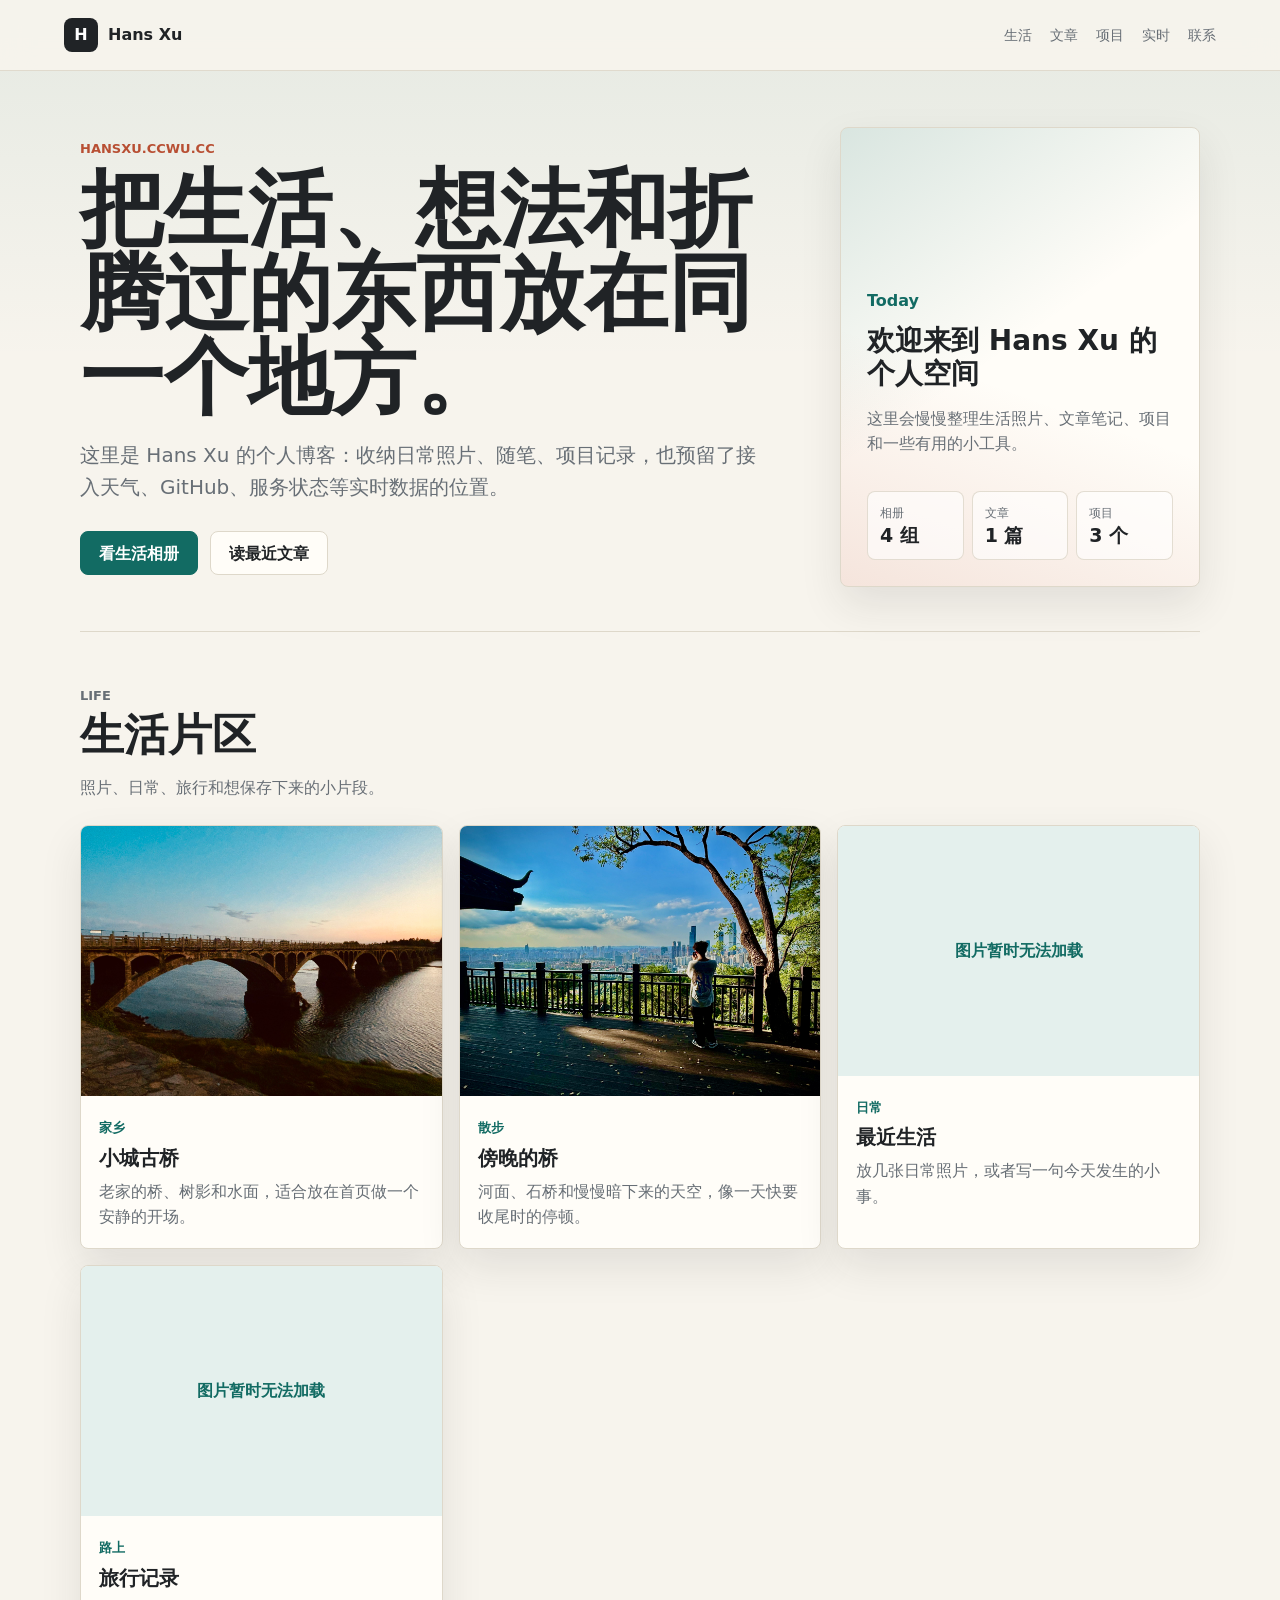
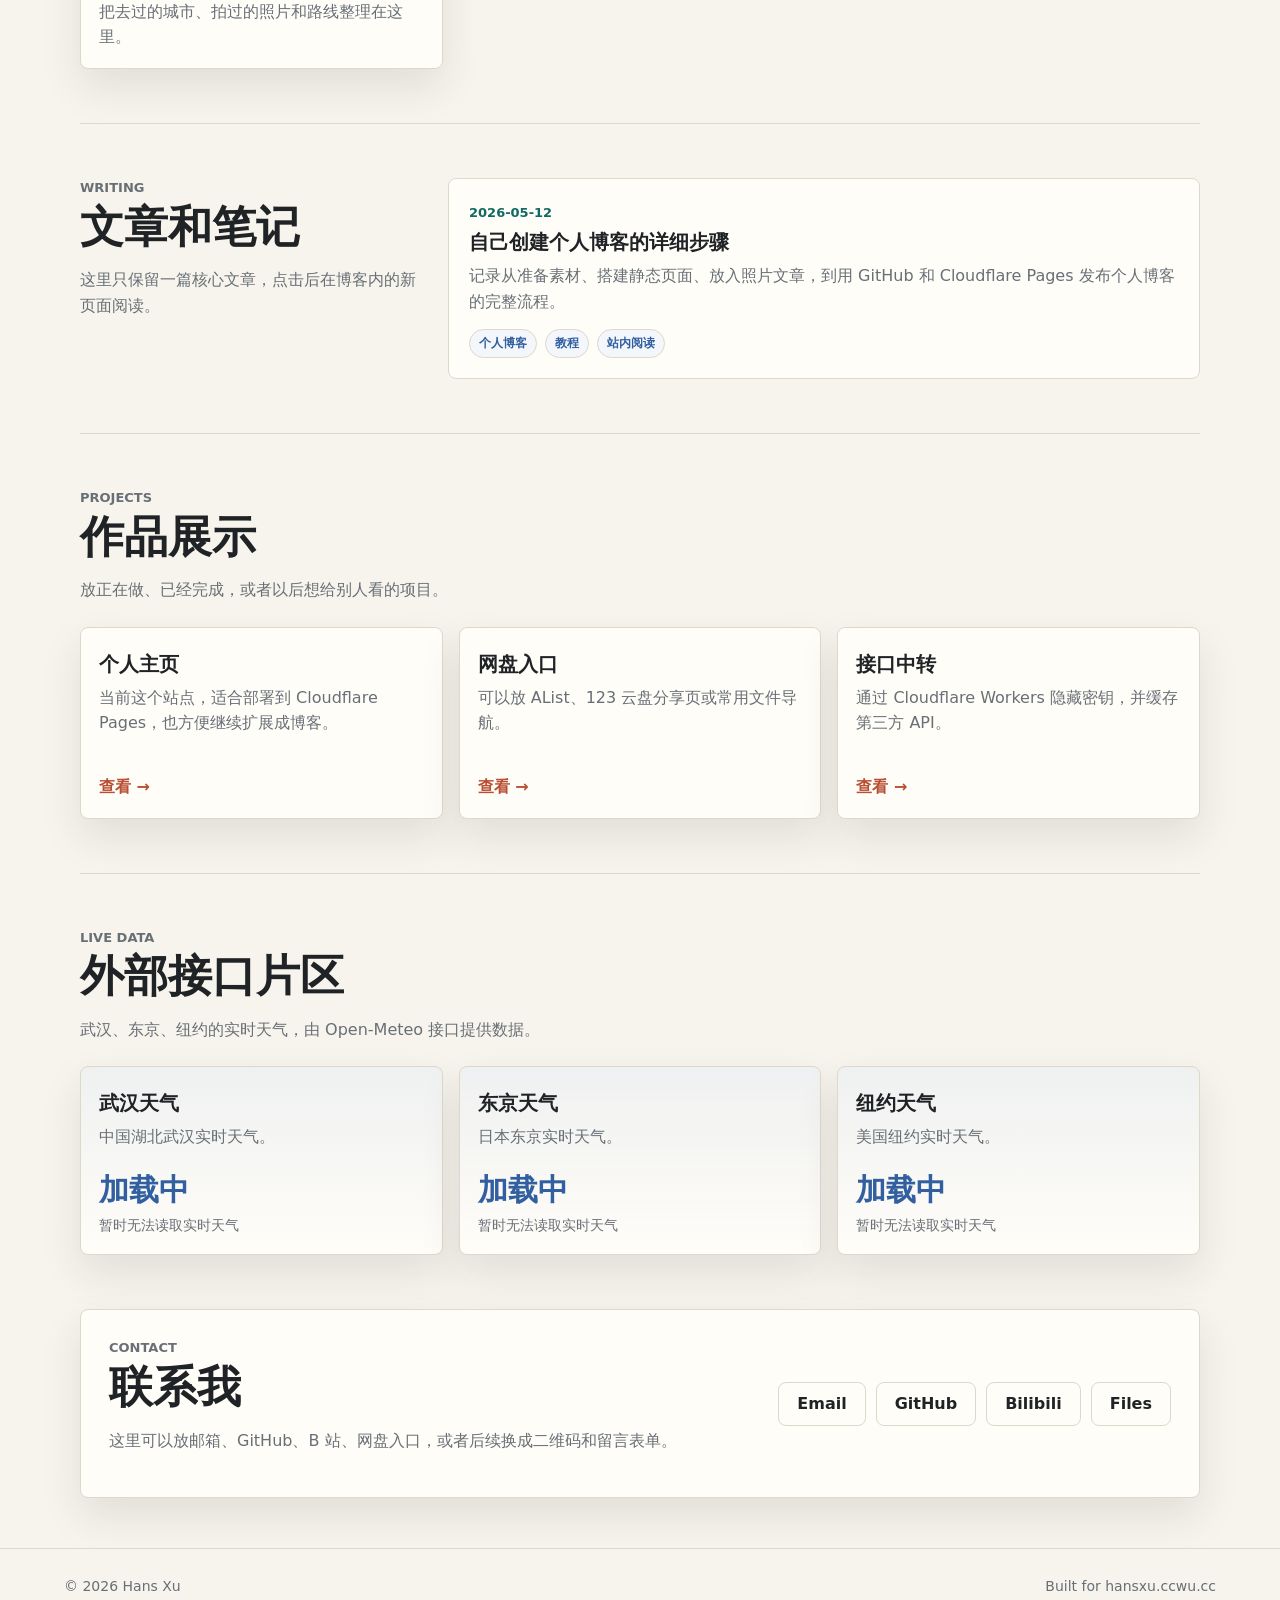
<file: index.html>
<!doctype html>
<html lang="zh-CN">
  <head>
    <meta charset="UTF-8" />
    <meta name="viewport" content="width=device-width, initial-scale=1.0" />
    <title>Hans Xu | &#20010;&#20154;&#21338;&#23458;</title>
    <meta
      name="description"
      content="Hans Xu &#30340;&#20010;&#20154;&#21338;&#23458;&#65292;&#35760;&#24405;&#29983;&#27963;&#12289;&#29031;&#29255;&#12289;&#25991;&#31456;&#12289;&#39033;&#30446;&#21644;&#23454;&#26102;&#25968;&#25454;&#12290;"
    />
    <link rel="stylesheet" href="./styles.css?v=20260512-weather" />
  </head>
  <body>
    <header class="site-header">
      <a class="brand" href="#top" aria-label="Hans Xu">
        <span class="brand-mark">H</span>
        <span>Hans Xu</span>
      </a>
      <nav class="nav" aria-label="&#20027;&#35201;&#23548;&#33322;">
        <a href="#life">&#29983;&#27963;</a>
        <a href="#posts">&#25991;&#31456;</a>
        <a href="#projects">&#39033;&#30446;</a>
        <a href="#live">&#23454;&#26102;</a>
        <a href="#contact">&#32852;&#31995;</a>
      </nav>
    </header>

    <main id="top">
      <section class="hero">
        <div class="hero-copy">
          <p class="eyebrow">hansxu.ccwu.cc</p>
          <h1>&#25226;&#29983;&#27963;&#12289;&#24819;&#27861;&#21644;&#25240;&#33150;&#36807;&#30340;&#19996;&#35199;&#25918;&#22312;&#21516;&#19968;&#20010;&#22320;&#26041;&#12290;</h1>
          <p class="lead">
            &#36825;&#37324;&#26159; Hans Xu &#30340;&#20010;&#20154;&#21338;&#23458;&#65306;&#25910;&#32435;&#26085;&#24120;&#29031;&#29255;&#12289;&#38543;&#31508;&#12289;&#39033;&#30446;&#35760;&#24405;&#65292;&#20063;&#39044;&#30041;&#20102;&#25509;&#20837;&#22825;&#27668;&#12289;GitHub&#12289;&#26381;&#21153;&#29366;&#24577;&#31561;&#23454;&#26102;&#25968;&#25454;&#30340;&#20301;&#32622;&#12290;
          </p>
          <div class="hero-actions">
            <a class="button primary" href="#life">&#30475;&#29983;&#27963;&#30456;&#20876;</a>
            <a class="button" href="#posts">&#35835;&#26368;&#36817;&#25991;&#31456;</a>
          </div>
        </div>
        <aside class="hero-panel" aria-label="&#20170;&#26085;&#29366;&#24577;">
          <span class="panel-label">Today</span>
          <strong id="today-title">&#27426;&#36814;&#26469;&#21040; Hans Xu &#30340;&#20010;&#20154;&#31354;&#38388;</strong>
          <p id="today-note">&#36825;&#37324;&#20250;&#24930;&#24930;&#25972;&#29702;&#29983;&#27963;&#29031;&#29255;&#12289;&#25991;&#31456;&#31508;&#35760;&#21644;&#39033;&#30446;&#12290;</p>
          <div class="status-list" id="status-list">
            <div class="status-item"><span>&#30456;&#20876;</span><strong>4 &#32452;</strong></div>
            <div class="status-item"><span>&#25991;&#31456;</span><strong>1 &#31687;</strong></div>
            <div class="status-item"><span>&#39033;&#30446;</span><strong>3 &#20010;</strong></div>
          </div>
        </aside>
      </section>

      <section id="life" class="section">
        <div class="section-heading">
          <p class="eyebrow">Life</p>
          <h2>&#29983;&#27963;&#29255;&#21306;</h2>
          <p>&#29031;&#29255;&#12289;&#26085;&#24120;&#12289;&#26053;&#34892;&#21644;&#24819;&#20445;&#23384;&#19979;&#26469;&#30340;&#23567;&#29255;&#27573;&#12290;</p>
        </div>
        <div class="life-grid" id="life-grid">
          <article class="card life-card">
            <img src="./assets/life/old-bridge.png" alt="&#23567;&#22478;&#21476;&#26725;" loading="lazy" />
            <div class="card-body">
              <span class="meta">&#23478;&#20065;</span>
              <h3>&#23567;&#22478;&#21476;&#26725;</h3>
              <p>&#32769;&#23478;&#30340;&#26725;&#12289;&#26641;&#24433;&#21644;&#27700;&#38754;&#65292;&#36866;&#21512;&#25918;&#22312;&#39318;&#39029;&#20570;&#19968;&#20010;&#23433;&#38745;&#30340;&#24320;&#22330;&#12290;</p>
            </div>
          </article>
          <article class="card life-card">
            <img src="./assets/life/evening-bridge.png" alt="&#20621;&#26202;&#30340;&#26725;" loading="lazy" />
            <div class="card-body">
              <span class="meta">&#25955;&#27493;</span>
              <h3>&#20621;&#26202;&#30340;&#26725;</h3>
              <p>&#27827;&#38754;&#12289;&#30707;&#26725;&#21644;&#24930;&#24930;&#26263;&#19979;&#26469;&#30340;&#22825;&#31354;&#65292;&#20687;&#19968;&#22825;&#24555;&#35201;&#25910;&#23614;&#26102;&#30340;&#20572;&#39039;&#12290;</p>
            </div>
          </article>
          <article class="card life-card">
            <img
              src="https://images.unsplash.com/photo-1500530855697-b586d89ba3ee?auto=format&fit=crop&w=1000&q=80"
              alt="&#26368;&#36817;&#29983;&#27963;"
              loading="lazy"
            />
            <div class="card-body">
              <span class="meta">&#26085;&#24120;</span>
              <h3>&#26368;&#36817;&#29983;&#27963;</h3>
              <p>&#25918;&#20960;&#24352;&#26085;&#24120;&#29031;&#29255;&#65292;&#25110;&#32773;&#20889;&#19968;&#21477;&#20170;&#22825;&#21457;&#29983;&#30340;&#23567;&#20107;&#12290;</p>
            </div>
          </article>
        </div>
      </section>

      <section id="posts" class="section split">
        <div class="section-heading">
          <p class="eyebrow">Writing</p>
          <h2>&#25991;&#31456;&#21644;&#31508;&#35760;</h2>
          <p>&#36825;&#37324;&#21482;&#20445;&#30041;&#19968;&#31687;&#26680;&#24515;&#25991;&#31456;&#65292;&#28857;&#20987;&#21518;&#22312;&#21338;&#23458;&#20869;&#30340;&#26032;&#39029;&#38754;&#38405;&#35835;&#12290;</p>
        </div>
        <div class="list" id="post-list">
          <a class="post-item" href="./assets/article/create-personal-blog.html">
            <span class="meta">2026-05-12</span>
            <h3>&#33258;&#24049;&#21019;&#24314;&#20010;&#20154;&#21338;&#23458;&#30340;&#35814;&#32454;&#27493;&#39588;</h3>
            <p>&#35760;&#24405;&#20174;&#20934;&#22791;&#32032;&#26448;&#12289;&#25645;&#24314;&#38745;&#24577;&#39029;&#38754;&#12289;&#25918;&#20837;&#29031;&#29255;&#25991;&#31456;&#65292;&#21040;&#29992; GitHub &#21644; Cloudflare Pages &#21457;&#24067;&#20010;&#20154;&#21338;&#23458;&#30340;&#23436;&#25972;&#27969;&#31243;&#12290;</p>
            <div class="tag-row">
              <span class="tag">&#20010;&#20154;&#21338;&#23458;</span>
              <span class="tag">&#25945;&#31243;</span>
              <span class="tag">&#31449;&#20869;&#38405;&#35835;</span>
            </div>
          </a>
        </div>
      </section>

      <section id="projects" class="section">
        <div class="section-heading">
          <p class="eyebrow">Projects</p>
          <h2>&#20316;&#21697;&#23637;&#31034;</h2>
          <p>&#25918;&#27491;&#22312;&#20570;&#12289;&#24050;&#32463;&#23436;&#25104;&#65292;&#25110;&#32773;&#20197;&#21518;&#24819;&#32473;&#21035;&#20154;&#30475;&#30340;&#39033;&#30446;&#12290;</p>
        </div>
        <div class="project-grid" id="project-grid">
          <a class="card project-card" href="https://hansxu.ccwu.cc">
            <div class="card-body">
              <h3>&#20010;&#20154;&#20027;&#39029;</h3>
              <p>&#24403;&#21069;&#36825;&#20010;&#31449;&#28857;&#65292;&#36866;&#21512;&#37096;&#32626;&#21040; Cloudflare Pages&#65292;&#20063;&#26041;&#20415;&#32487;&#32493;&#25193;&#23637;&#25104;&#21338;&#23458;&#12290;</p>
              <span class="project-arrow">&#26597;&#30475; &#8594;</span>
            </div>
          </a>
          <a class="card project-card" href="#">
            <div class="card-body">
              <h3>&#32593;&#30424;&#20837;&#21475;</h3>
              <p>&#21487;&#20197;&#25918; AList&#12289;123 &#20113;&#30424;&#20998;&#20139;&#39029;&#25110;&#24120;&#29992;&#25991;&#20214;&#23548;&#33322;&#12290;</p>
              <span class="project-arrow">&#26597;&#30475; &#8594;</span>
            </div>
          </a>
          <a class="card project-card" href="#">
            <div class="card-body">
              <h3>&#25509;&#21475;&#20013;&#36716;</h3>
              <p>&#36890;&#36807; Cloudflare Workers &#38544;&#34255;&#23494;&#38053;&#65292;&#24182;&#32531;&#23384;&#31532;&#19977;&#26041; API&#12290;</p>
              <span class="project-arrow">&#26597;&#30475; &#8594;</span>
            </div>
          </a>
        </div>
      </section>

      <section id="live" class="section">
        <div class="section-heading">
          <p class="eyebrow">Live Data</p>
          <h2>&#22806;&#37096;&#25509;&#21475;&#29255;&#21306;</h2>
          <p>&#27494;&#27721;&#12289;&#19996;&#20140;&#12289;&#32445;&#32422;&#30340;&#23454;&#26102;&#22825;&#27668;&#65292;&#30001; Open-Meteo &#25509;&#21475;&#25552;&#20379;&#25968;&#25454;&#12290;</p>
        </div>
        <div class="live-grid" id="live-grid">
          <article class="card live-card">
            <div class="card-body">
              <h3>&#27494;&#27721;&#22825;&#27668;</h3>
              <p>&#20013;&#22269;&#28246;&#21271;&#27494;&#27721;&#23454;&#26102;&#22825;&#27668;&#12290;</p>
              <div class="live-value">&#21152;&#36733;&#20013;</div>
              <p class="live-detail">&#27491;&#22312;&#35835;&#21462;&#23454;&#26102;&#22825;&#27668;...</p>
            </div>
          </article>
          <article class="card live-card">
            <div class="card-body">
              <h3>&#19996;&#20140;&#22825;&#27668;</h3>
              <p>&#26085;&#26412;&#19996;&#20140;&#23454;&#26102;&#22825;&#27668;&#12290;</p>
              <div class="live-value">&#21152;&#36733;&#20013;</div>
              <p class="live-detail">&#27491;&#22312;&#35835;&#21462;&#23454;&#26102;&#22825;&#27668;...</p>
            </div>
          </article>
          <article class="card live-card">
            <div class="card-body">
              <h3>&#32445;&#32422;&#22825;&#27668;</h3>
              <p>&#32654;&#22269;&#32445;&#32422;&#23454;&#26102;&#22825;&#27668;&#12290;</p>
              <div class="live-value">&#21152;&#36733;&#20013;</div>
              <p class="live-detail">&#27491;&#22312;&#35835;&#21462;&#23454;&#26102;&#22825;&#27668;...</p>
            </div>
          </article>
        </div>
      </section>

      <section id="contact" class="section contact">
        <div>
          <p class="eyebrow">Contact</p>
          <h2>&#32852;&#31995;&#25105;</h2>
          <p>&#36825;&#37324;&#21487;&#20197;&#25918;&#37038;&#31665;&#12289;GitHub&#12289;B &#31449;&#12289;&#32593;&#30424;&#20837;&#21475;&#65292;&#25110;&#32773;&#21518;&#32493;&#25442;&#25104;&#20108;&#32500;&#30721;&#21644;&#30041;&#35328;&#34920;&#21333;&#12290;</p>
        </div>
        <div class="contact-links" id="contact-links">
          <a class="button" href="mailto:me@ccwu.cc">Email</a>
          <a class="button" href="https://github.com/">GitHub</a>
          <a class="button" href="https://www.bilibili.com/">Bilibili</a>
          <a class="button" href="#">Files</a>
        </div>
      </section>
    </main>

    <footer class="footer">
      <span>&copy; <span id="year"></span> Hans Xu</span>
      <span>Built for hansxu.ccwu.cc</span>
    </footer>

    <script src="./config.js?v=20260512-weather"></script>
    <script src="./script.js?v=20260512-weather"></script>
  </body>
</html>
</file>
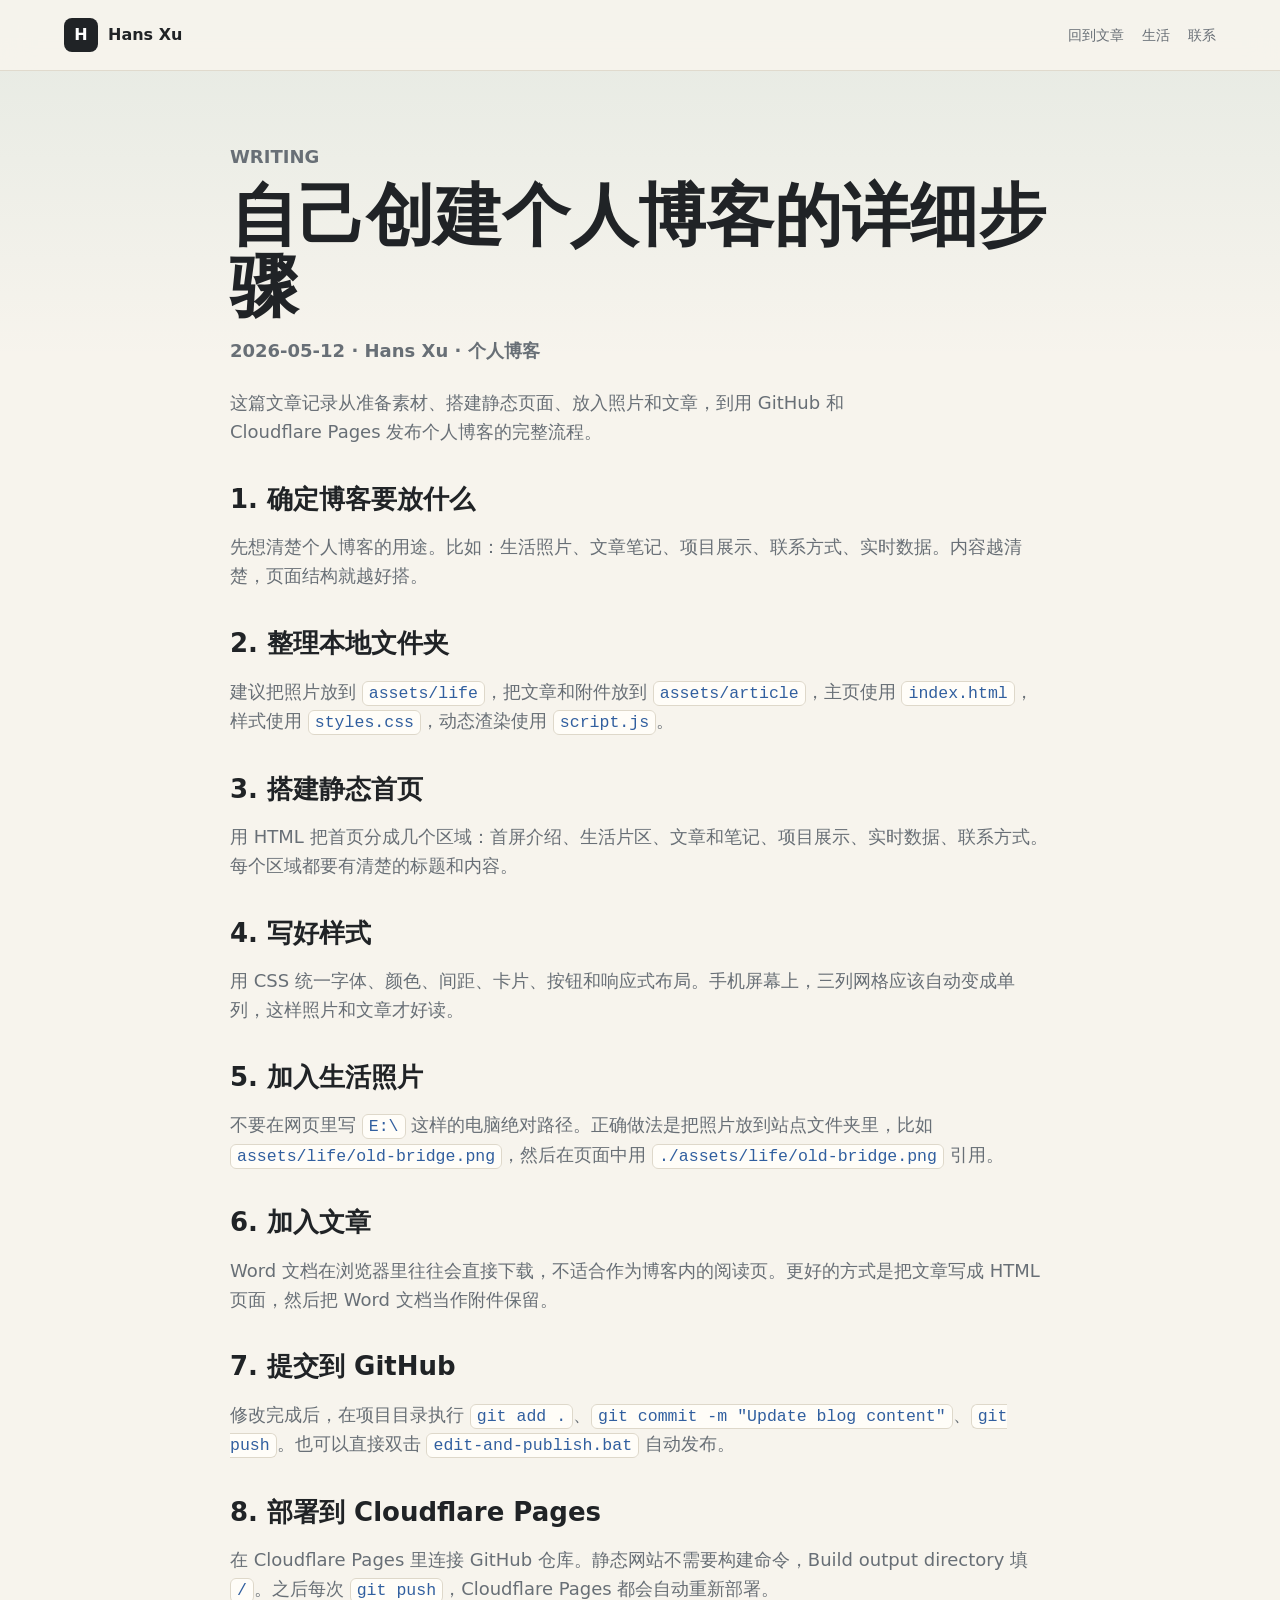
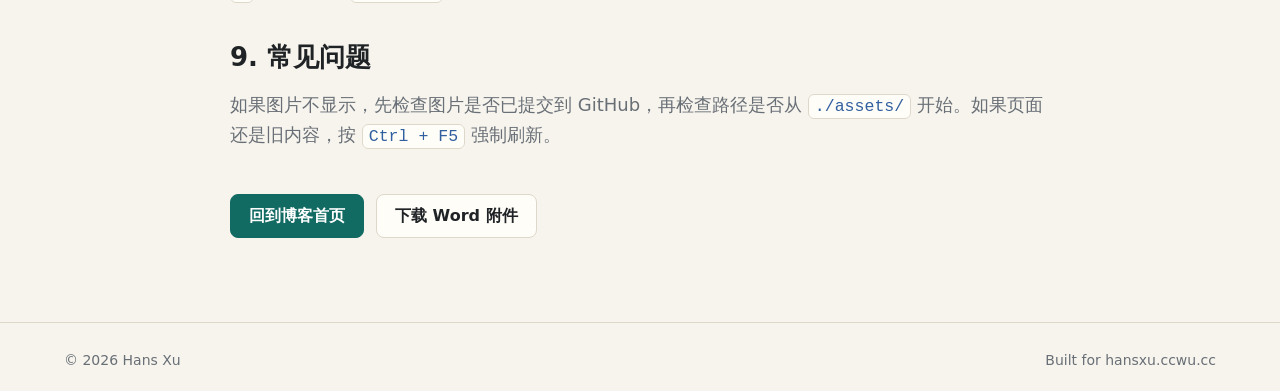
<file: assets/article/create-personal-blog.html>
<!doctype html>
<html lang="zh-CN">
  <head>
    <meta charset="UTF-8" />
    <meta name="viewport" content="width=device-width, initial-scale=1.0" />
    <title>&#33258;&#24049;&#21019;&#24314;&#20010;&#20154;&#21338;&#23458;&#30340;&#35814;&#32454;&#27493;&#39588; | Hans Xu</title>
    <meta
      name="description"
      content="&#20174;&#20934;&#22791;&#32032;&#26448;&#12289;&#25645;&#24314;&#38745;&#24577;&#39029;&#38754;&#12289;&#25509;&#20837;&#29031;&#29255;&#21644;&#25991;&#31456;&#65292;&#21040;&#20351;&#29992; GitHub &#21644; Cloudflare Pages &#21457;&#24067;&#20010;&#20154;&#21338;&#23458;&#30340;&#23436;&#25972;&#27493;&#39588;&#12290;"
    />
    <link rel="stylesheet" href="../../styles.css?v=20260512-page-article" />
  </head>
  <body>
    <header class="site-header">
      <a class="brand" href="../../index.html#top" aria-label="Hans Xu">
        <span class="brand-mark">H</span>
        <span>Hans Xu</span>
      </a>
      <nav class="nav" aria-label="&#25991;&#31456;&#23548;&#33322;">
        <a href="../../index.html#posts">&#22238;&#21040;&#25991;&#31456;</a>
        <a href="../../index.html#life">&#29983;&#27963;</a>
        <a href="../../index.html#contact">&#32852;&#31995;</a>
      </nav>
    </header>

    <main>
      <article class="article-page">
        <p class="eyebrow">Writing</p>
        <h1>&#33258;&#24049;&#21019;&#24314;&#20010;&#20154;&#21338;&#23458;&#30340;&#35814;&#32454;&#27493;&#39588;</h1>
        <p class="article-meta">2026-05-12 · Hans Xu · &#20010;&#20154;&#21338;&#23458;</p>
        <p class="lead">
          &#36825;&#31687;&#25991;&#31456;&#35760;&#24405;&#20174;&#20934;&#22791;&#32032;&#26448;&#12289;&#25645;&#24314;&#38745;&#24577;&#39029;&#38754;&#12289;&#25918;&#20837;&#29031;&#29255;&#21644;&#25991;&#31456;&#65292;&#21040;&#29992; GitHub &#21644; Cloudflare Pages &#21457;&#24067;&#20010;&#20154;&#21338;&#23458;&#30340;&#23436;&#25972;&#27969;&#31243;&#12290;
        </p>

        <section>
          <h2>1. &#30830;&#23450;&#21338;&#23458;&#35201;&#25918;&#20160;&#20040;</h2>
          <p>&#20808;&#24819;&#28165;&#26970;&#20010;&#20154;&#21338;&#23458;&#30340;&#29992;&#36884;&#12290;&#27604;&#22914;&#65306;&#29983;&#27963;&#29031;&#29255;&#12289;&#25991;&#31456;&#31508;&#35760;&#12289;&#39033;&#30446;&#23637;&#31034;&#12289;&#32852;&#31995;&#26041;&#24335;&#12289;&#23454;&#26102;&#25968;&#25454;&#12290;&#20869;&#23481;&#36234;&#28165;&#26970;&#65292;&#39029;&#38754;&#32467;&#26500;&#23601;&#36234;&#22909;&#25645;&#12290;</p>
        </section>

        <section>
          <h2>2. &#25972;&#29702;&#26412;&#22320;&#25991;&#20214;&#22841;</h2>
          <p>&#24314;&#35758;&#25226;&#29031;&#29255;&#25918;&#21040; <code>assets/life</code>&#65292;&#25226;&#25991;&#31456;&#21644;&#38468;&#20214;&#25918;&#21040; <code>assets/article</code>&#65292;&#20027;&#39029;&#20351;&#29992; <code>index.html</code>&#65292;&#26679;&#24335;&#20351;&#29992; <code>styles.css</code>&#65292;&#21160;&#24577;&#28195;&#26579;&#20351;&#29992; <code>script.js</code>&#12290;</p>
        </section>

        <section>
          <h2>3. &#25645;&#24314;&#38745;&#24577;&#39318;&#39029;</h2>
          <p>&#29992; HTML &#25226;&#39318;&#39029;&#20998;&#25104;&#20960;&#20010;&#21306;&#22495;&#65306;&#39318;&#23631;&#20171;&#32461;&#12289;&#29983;&#27963;&#29255;&#21306;&#12289;&#25991;&#31456;&#21644;&#31508;&#35760;&#12289;&#39033;&#30446;&#23637;&#31034;&#12289;&#23454;&#26102;&#25968;&#25454;&#12289;&#32852;&#31995;&#26041;&#24335;&#12290;&#27599;&#20010;&#21306;&#22495;&#37117;&#35201;&#26377;&#28165;&#26970;&#30340;&#26631;&#39064;&#21644;&#20869;&#23481;&#12290;</p>
        </section>

        <section>
          <h2>4. &#20889;&#22909;&#26679;&#24335;</h2>
          <p>&#29992; CSS &#32479;&#19968;&#23383;&#20307;&#12289;&#39068;&#33394;&#12289;&#38388;&#36317;&#12289;&#21345;&#29255;&#12289;&#25353;&#38062;&#21644;&#21709;&#24212;&#24335;&#24067;&#23616;&#12290;&#25163;&#26426;&#23631;&#24149;&#19978;&#65292;&#19977;&#21015;&#32593;&#26684;&#24212;&#35813;&#33258;&#21160;&#21464;&#25104;&#21333;&#21015;&#65292;&#36825;&#26679;&#29031;&#29255;&#21644;&#25991;&#31456;&#25165;&#22909;&#35835;&#12290;</p>
        </section>

        <section>
          <h2>5. &#21152;&#20837;&#29983;&#27963;&#29031;&#29255;</h2>
          <p>&#19981;&#35201;&#22312;&#32593;&#39029;&#37324;&#20889; <code>E:\</code> &#36825;&#26679;&#30340;&#30005;&#33041;&#32477;&#23545;&#36335;&#24452;&#12290;&#27491;&#30830;&#20570;&#27861;&#26159;&#25226;&#29031;&#29255;&#25918;&#21040;&#31449;&#28857;&#25991;&#20214;&#22841;&#37324;&#65292;&#27604;&#22914; <code>assets/life/old-bridge.png</code>&#65292;&#28982;&#21518;&#22312;&#39029;&#38754;&#20013;&#29992; <code>./assets/life/old-bridge.png</code> &#24341;&#29992;&#12290;</p>
        </section>

        <section>
          <h2>6. &#21152;&#20837;&#25991;&#31456;</h2>
          <p>Word &#25991;&#26723;&#22312;&#27983;&#35272;&#22120;&#37324;&#24448;&#24448;&#20250;&#30452;&#25509;&#19979;&#36733;&#65292;&#19981;&#36866;&#21512;&#20316;&#20026;&#21338;&#23458;&#20869;&#30340;&#38405;&#35835;&#39029;&#12290;&#26356;&#22909;&#30340;&#26041;&#24335;&#26159;&#25226;&#25991;&#31456;&#20889;&#25104; HTML &#39029;&#38754;&#65292;&#28982;&#21518;&#25226; Word &#25991;&#26723;&#24403;&#20316;&#38468;&#20214;&#20445;&#30041;&#12290;</p>
        </section>

        <section>
          <h2>7. &#25552;&#20132;&#21040; GitHub</h2>
          <p>&#20462;&#25913;&#23436;&#25104;&#21518;&#65292;&#22312;&#39033;&#30446;&#30446;&#24405;&#25191;&#34892; <code>git add .</code>&#12289;<code>git commit -m "Update blog content"</code>&#12289;<code>git push</code>&#12290;&#20063;&#21487;&#20197;&#30452;&#25509;&#21452;&#20987; <code>edit-and-publish.bat</code> &#33258;&#21160;&#21457;&#24067;&#12290;</p>
        </section>

        <section>
          <h2>8. &#37096;&#32626;&#21040; Cloudflare Pages</h2>
          <p>&#22312; Cloudflare Pages &#37324;&#36830;&#25509; GitHub &#20179;&#24211;&#12290;&#38745;&#24577;&#32593;&#31449;&#19981;&#38656;&#35201;&#26500;&#24314;&#21629;&#20196;&#65292;Build output directory &#22635; <code>/</code>&#12290;&#20043;&#21518;&#27599;&#27425; <code>git push</code>&#65292;Cloudflare Pages &#37117;&#20250;&#33258;&#21160;&#37325;&#26032;&#37096;&#32626;&#12290;</p>
        </section>

        <section>
          <h2>9. &#24120;&#35265;&#38382;&#39064;</h2>
          <p>&#22914;&#26524;&#22270;&#29255;&#19981;&#26174;&#31034;&#65292;&#20808;&#26816;&#26597;&#22270;&#29255;&#26159;&#21542;&#24050;&#25552;&#20132;&#21040; GitHub&#65292;&#20877;&#26816;&#26597;&#36335;&#24452;&#26159;&#21542;&#20174; <code>./assets/</code> &#24320;&#22987;&#12290;&#22914;&#26524;&#39029;&#38754;&#36824;&#26159;&#26087;&#20869;&#23481;&#65292;&#25353; <code>Ctrl + F5</code> &#24378;&#21046;&#21047;&#26032;&#12290;</p>
        </section>

        <div class="article-actions">
          <a class="button primary" href="../../index.html#posts">&#22238;&#21040;&#21338;&#23458;&#39318;&#39029;</a>
          <a class="button" href="./create-personal-blog.docx">&#19979;&#36733; Word &#38468;&#20214;</a>
        </div>
      </article>
    </main>

    <footer class="footer">
      <span>&copy; 2026 Hans Xu</span>
      <span>Built for hansxu.ccwu.cc</span>
    </footer>
  </body>
</html>
</file>
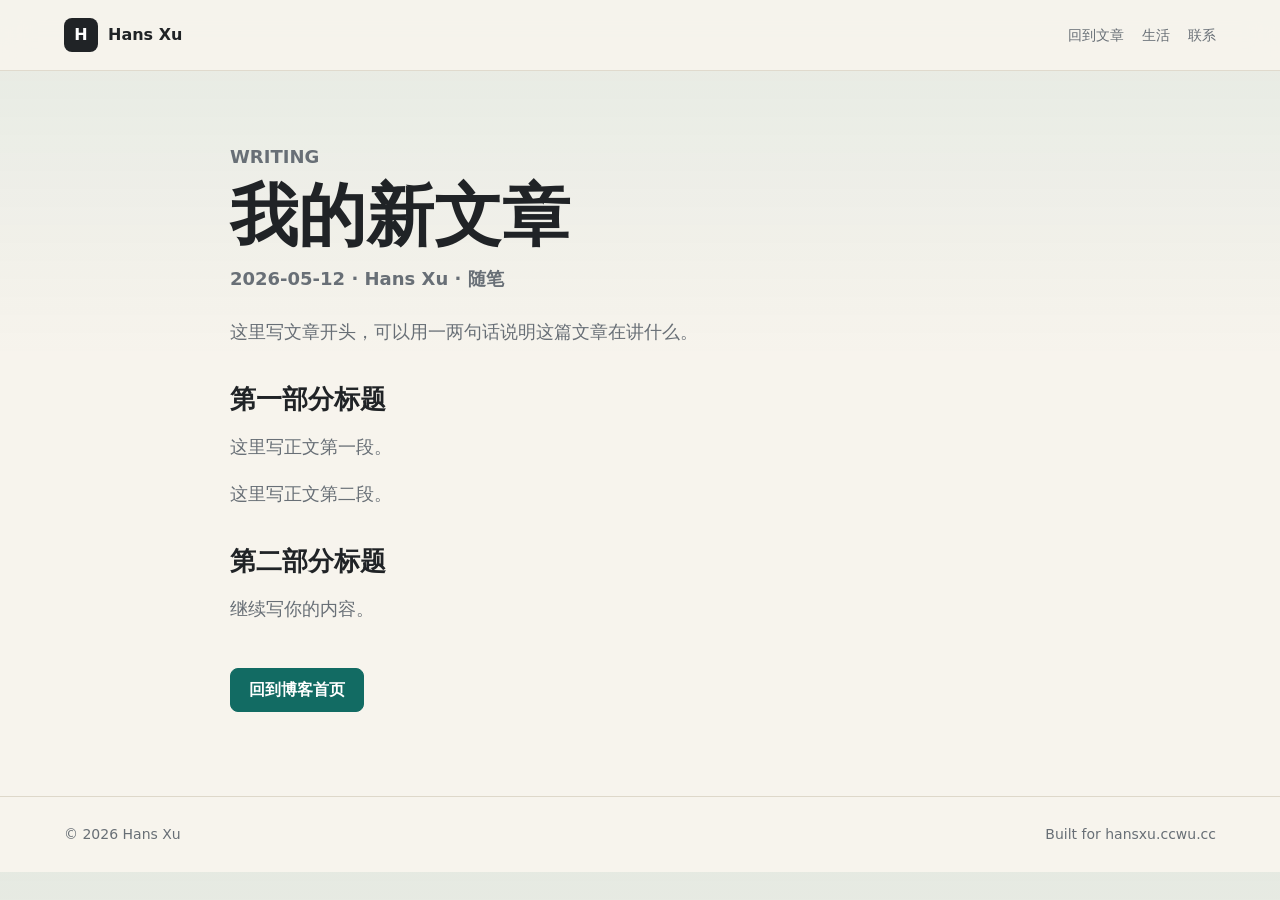
<file: assets/article/my-new-article.html>
<!doctype html>
<html lang="zh-CN">
  <head>
    <meta charset="UTF-8" />
    <meta name="viewport" content="width=device-width, initial-scale=1.0" />
    <title>我的新文章 | Hans Xu</title>
    <meta name="description" content="这篇文章的简短介绍。" />
    <link rel="stylesheet" href="../../styles.css?v=20260512-page-article" />
  </head>
  <body>
    <header class="site-header">
      <a class="brand" href="../../index.html#top">
        <span class="brand-mark">H</span>
        <span>Hans Xu</span>
      </a>
      <nav class="nav">
        <a href="../../index.html#posts">回到文章</a>
        <a href="../../index.html#life">生活</a>
        <a href="../../index.html#contact">联系</a>
      </nav>
    </header>

    <main>
      <article class="article-page">
        <p class="eyebrow">Writing</p>
        <h1>我的新文章</h1>
        <p class="article-meta">2026-05-12 · Hans Xu · 随笔</p>

        <p class="lead">
          这里写文章开头，可以用一两句话说明这篇文章在讲什么。
        </p>

        <section>
          <h2>第一部分标题</h2>
          <p>这里写正文第一段。</p>
          <p>这里写正文第二段。</p>
        </section>

        <section>
          <h2>第二部分标题</h2>
          <p>继续写你的内容。</p>
        </section>

        <div class="article-actions">
          <a class="button primary" href="../../index.html#posts">回到博客首页</a>
        </div>
      </article>
    </main>

    <footer class="footer">
      <span>© 2026 Hans Xu</span>
      <span>Built for hansxu.ccwu.cc</span>
    </footer>
  </body>
</html>
</file>
<file: styles.css>
:root {
  color-scheme: light;
  --bg: #f7f4ed;
  --ink: #202326;
  --muted: #686f76;
  --line: #ded8ca;
  --panel: #fffdf8;
  --accent: #126b63;
  --accent-2: #b84f33;
  --accent-3: #315f9f;
  --accent-soft: #e4f0ed;
  --warm-soft: #f7e8df;
  --shadow: 0 18px 42px rgba(39, 42, 43, 0.1);
}

* {
  box-sizing: border-box;
}

html {
  scroll-behavior: smooth;
}

body {
  margin: 0;
  background:
    linear-gradient(180deg, rgba(18, 107, 99, 0.08), transparent 360px),
    var(--bg);
  color: var(--ink);
  font-family:
    Inter, ui-sans-serif, system-ui, -apple-system, BlinkMacSystemFont, "Segoe UI",
    "Microsoft YaHei", sans-serif;
  line-height: 1.6;
}

a {
  color: inherit;
  text-decoration: none;
}

.site-header {
  position: sticky;
  top: 0;
  z-index: 10;
  display: flex;
  align-items: center;
  justify-content: space-between;
  gap: 20px;
  padding: 18px clamp(20px, 5vw, 72px);
  background: rgba(247, 244, 237, 0.88);
  border-bottom: 1px solid rgba(222, 216, 202, 0.9);
  backdrop-filter: blur(14px);
}

.brand,
.nav {
  display: flex;
  align-items: center;
}

.brand {
  gap: 10px;
  font-weight: 850;
}

.brand-mark {
  display: grid;
  width: 34px;
  height: 34px;
  place-items: center;
  color: #fff;
  background: var(--ink);
  border-radius: 8px;
}

.nav {
  gap: 18px;
  color: var(--muted);
  font-size: 14px;
}

.nav a:hover {
  color: var(--ink);
}

main {
  width: min(1120px, calc(100% - 40px));
  margin: 0 auto;
}

.hero {
  display: grid;
  grid-template-columns: minmax(0, 1fr) 360px;
  gap: 28px;
  min-height: 560px;
  align-items: center;
  padding: 56px 0 44px;
}

.hero-copy h1 {
  max-width: 800px;
  margin: 8px 0 18px;
  font-size: clamp(42px, 7vw, 84px);
  line-height: 1;
}

.lead {
  max-width: 680px;
  color: var(--muted);
  font-size: 20px;
}

.eyebrow {
  margin: 0;
  color: var(--accent-2);
  font-size: 13px;
  font-weight: 850;
  letter-spacing: 0;
  text-transform: uppercase;
}

.hero-actions {
  display: flex;
  flex-wrap: wrap;
  gap: 12px;
  margin-top: 28px;
}

.button {
  display: inline-flex;
  min-height: 44px;
  align-items: center;
  justify-content: center;
  padding: 0 18px;
  border: 1px solid var(--line);
  border-radius: 8px;
  background: var(--panel);
  font-weight: 750;
}

.button:hover {
  border-color: var(--accent);
}

.button.primary {
  color: #fff;
  background: var(--accent);
  border-color: var(--accent);
}

.hero-panel,
.card,
.post-item,
.contact {
  border: 1px solid var(--line);
  border-radius: 8px;
  background: var(--panel);
  box-shadow: var(--shadow);
}

.hero-panel {
  min-height: 320px;
  align-self: stretch;
  display: flex;
  flex-direction: column;
  justify-content: flex-end;
  padding: 26px;
  background:
    linear-gradient(145deg, rgba(18, 107, 99, 0.16), transparent 48%),
    linear-gradient(20deg, rgba(184, 79, 51, 0.14), transparent 44%),
    #fffdf8;
}

.panel-label {
  color: var(--accent);
  font-weight: 850;
}

.hero-panel strong {
  display: block;
  margin-top: 12px;
  font-size: 28px;
  line-height: 1.15;
}

.hero-panel p {
  color: var(--muted);
}

.status-list {
  display: grid;
  grid-template-columns: repeat(3, 1fr);
  gap: 8px;
  margin-top: 18px;
}

.status-item {
  min-width: 0;
  padding: 12px;
  border: 1px solid rgba(222, 216, 202, 0.85);
  border-radius: 8px;
  background: rgba(255, 255, 255, 0.62);
}

.status-item span {
  display: block;
  color: var(--muted);
  font-size: 12px;
}

.status-item strong {
  margin: 2px 0 0;
  font-size: 19px;
}

.section {
  padding: 54px 0;
  border-top: 1px solid var(--line);
}

.section-heading {
  max-width: 720px;
  margin-bottom: 24px;
}

.section-heading h2,
.contact h2 {
  margin: 4px 0 8px;
  font-size: clamp(28px, 4vw, 44px);
  line-height: 1.1;
}

.section-heading p,
.contact p {
  color: var(--muted);
}

.life-grid,
.project-grid,
.live-grid {
  display: grid;
  grid-template-columns: repeat(3, minmax(0, 1fr));
  gap: 16px;
}

.card {
  overflow: hidden;
  transition:
    transform 180ms ease,
    box-shadow 180ms ease;
}

.card:hover,
.post-item:hover {
  transform: translateY(-2px);
}

.life-card img {
  display: block;
  width: 100%;
  aspect-ratio: 4 / 3;
  object-fit: cover;
  background: var(--accent-soft);
}

.image-missing::before {
  display: grid;
  min-height: 210px;
  place-items: center;
  padding: 20px;
  background: var(--accent-soft);
  color: var(--accent);
  content: "图片暂时无法加载";
  font-weight: 750;
}

.card-body {
  padding: 18px;
}

.card h3,
.post-item h3 {
  margin: 6px 0 8px;
  font-size: 20px;
  line-height: 1.25;
}

.card p,
.post-item p {
  margin: 0;
  color: var(--muted);
}

.split {
  display: grid;
  grid-template-columns: 340px minmax(0, 1fr);
  gap: 28px;
  align-items: start;
}

.list {
  display: grid;
  gap: 12px;
}

.post-item {
  display: block;
  padding: 20px;
  box-shadow: none;
  transition: transform 180ms ease;
}

.meta {
  color: var(--accent);
  font-size: 13px;
  font-weight: 850;
}

.tag-row {
  display: flex;
  flex-wrap: wrap;
  gap: 8px;
  margin-top: 14px;
}

.tag {
  padding: 4px 9px;
  border: 1px solid var(--line);
  border-radius: 999px;
  color: var(--accent-3);
  background: #f3f6fb;
  font-size: 12px;
  font-weight: 750;
}

.project-card {
  min-height: 190px;
}

.project-card .card-body {
  display: flex;
  min-height: 190px;
  flex-direction: column;
}

.project-arrow {
  margin-top: auto;
  color: var(--accent-2);
  font-weight: 800;
}

.live-card {
  background:
    linear-gradient(180deg, rgba(49, 95, 159, 0.08), transparent),
    var(--panel);
}

.live-value {
  margin-top: 16px;
  color: var(--accent-3);
  font-size: 30px;
  font-weight: 850;
}

.live-detail {
  margin-top: 8px;
  font-size: 14px;
}

.contact {
  display: flex;
  align-items: center;
  justify-content: space-between;
  gap: 20px;
  padding: 28px;
  margin-bottom: 50px;
}

.contact-links {
  display: flex;
  flex-wrap: wrap;
  gap: 10px;
  justify-content: flex-end;
}

.footer {
  display: flex;
  justify-content: space-between;
  gap: 16px;
  padding: 26px clamp(20px, 5vw, 72px);
  border-top: 1px solid var(--line);
  color: var(--muted);
  font-size: 14px;
}

.article-page {
  max-width: 820px;
  margin: 0 auto;
  padding: 72px 0 84px;
}

.article-page h1 {
  margin: 8px 0 14px;
  font-size: clamp(38px, 6vw, 68px);
  line-height: 1.05;
}

.article-page h2 {
  margin: 36px 0 10px;
  font-size: 26px;
  line-height: 1.25;
}

.article-page p {
  color: var(--muted);
  font-size: 18px;
}

.article-page code {
  padding: 2px 6px;
  border: 1px solid var(--line);
  border-radius: 6px;
  background: var(--panel);
  color: var(--accent-3);
  font-size: 0.92em;
}

.article-meta {
  margin: 0 0 24px;
  color: var(--accent);
  font-weight: 750;
}

.article-actions {
  display: flex;
  flex-wrap: wrap;
  gap: 12px;
  margin-top: 44px;
}

@media (max-width: 840px) {
  .site-header,
  .footer {
    align-items: flex-start;
    flex-direction: column;
  }

  .nav {
    width: 100%;
    overflow-x: auto;
    padding-bottom: 4px;
  }

  .hero,
  .split,
  .contact {
    grid-template-columns: 1fr;
  }

  .hero {
    min-height: auto;
  }

  .life-grid,
  .project-grid,
  .live-grid {
    grid-template-columns: 1fr;
  }

  .contact {
    display: grid;
  }

  .contact-links {
    justify-content: flex-start;
  }
}

@media (max-width: 520px) {
  main {
    width: min(100% - 28px, 1120px);
  }

  .hero-copy h1 {
    font-size: 38px;
  }

  .lead {
    font-size: 17px;
  }

  .status-list {
    grid-template-columns: 1fr;
  }
}
</file>
